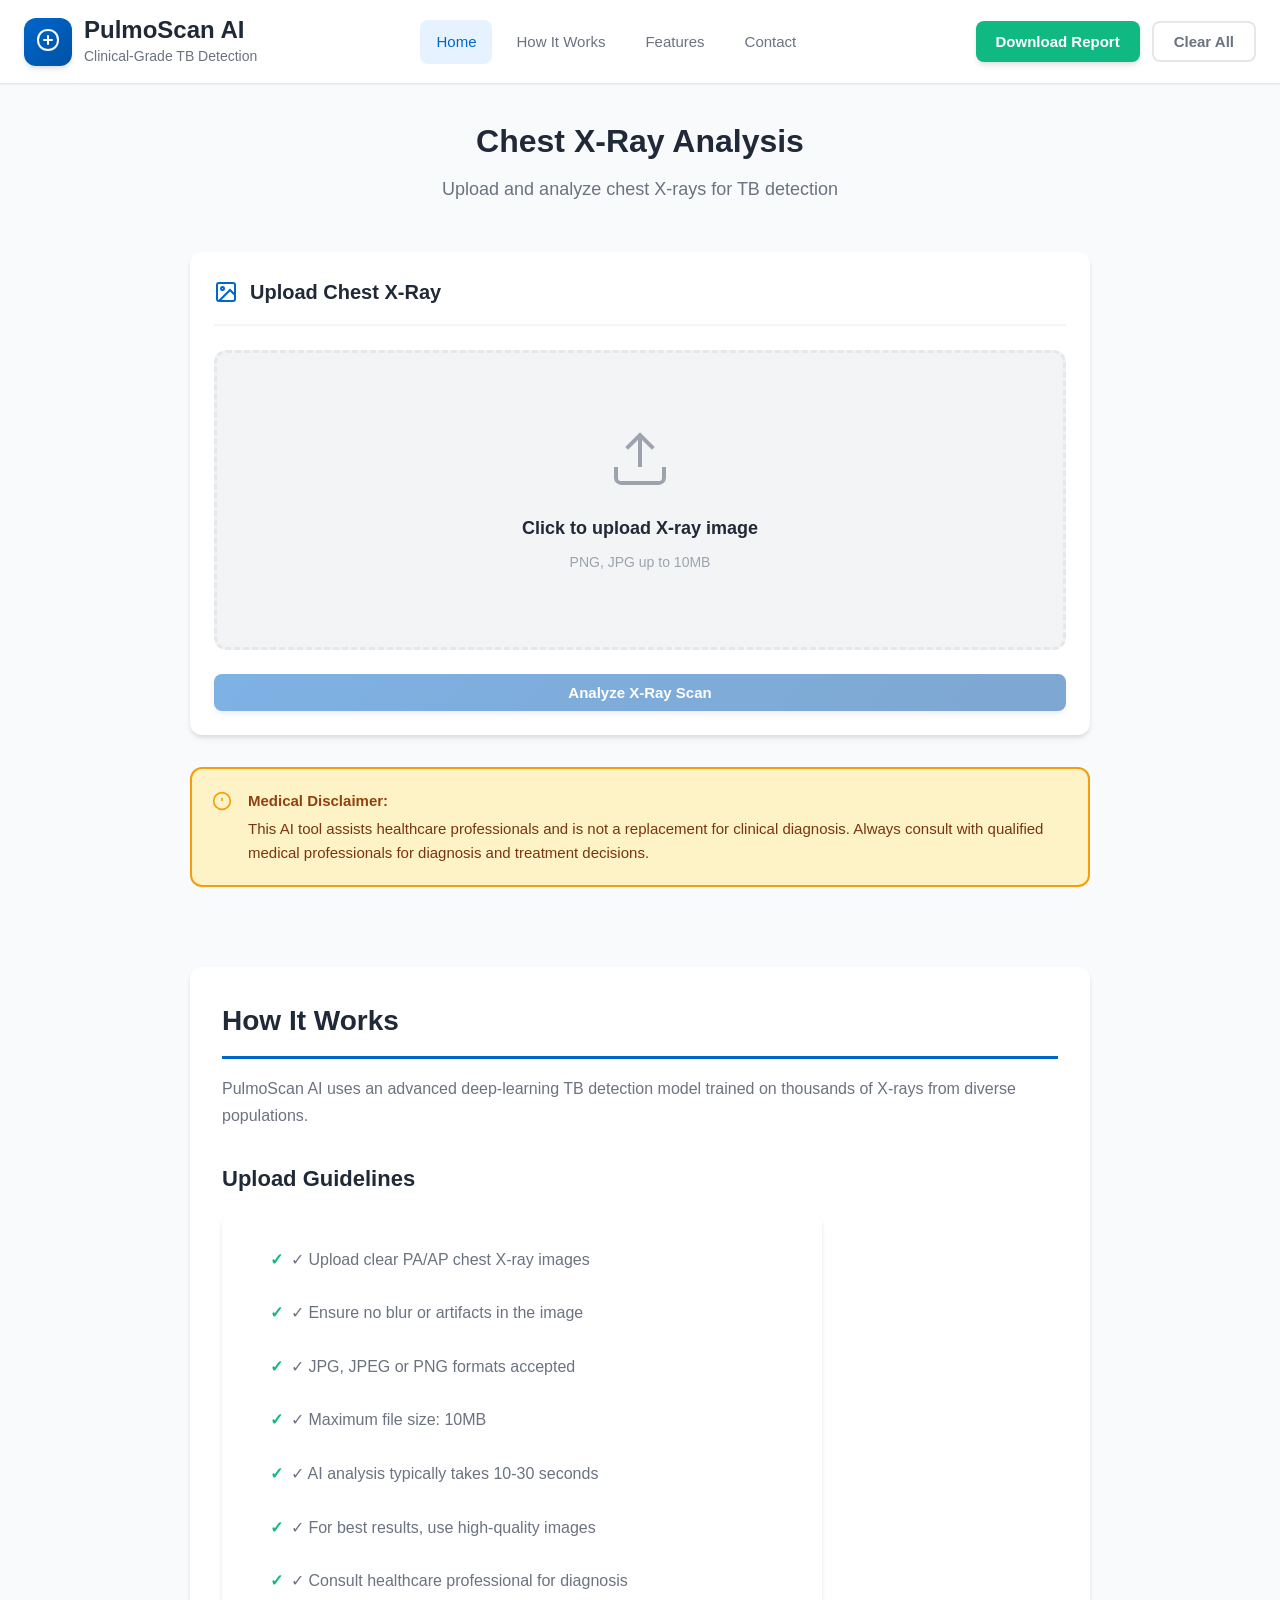
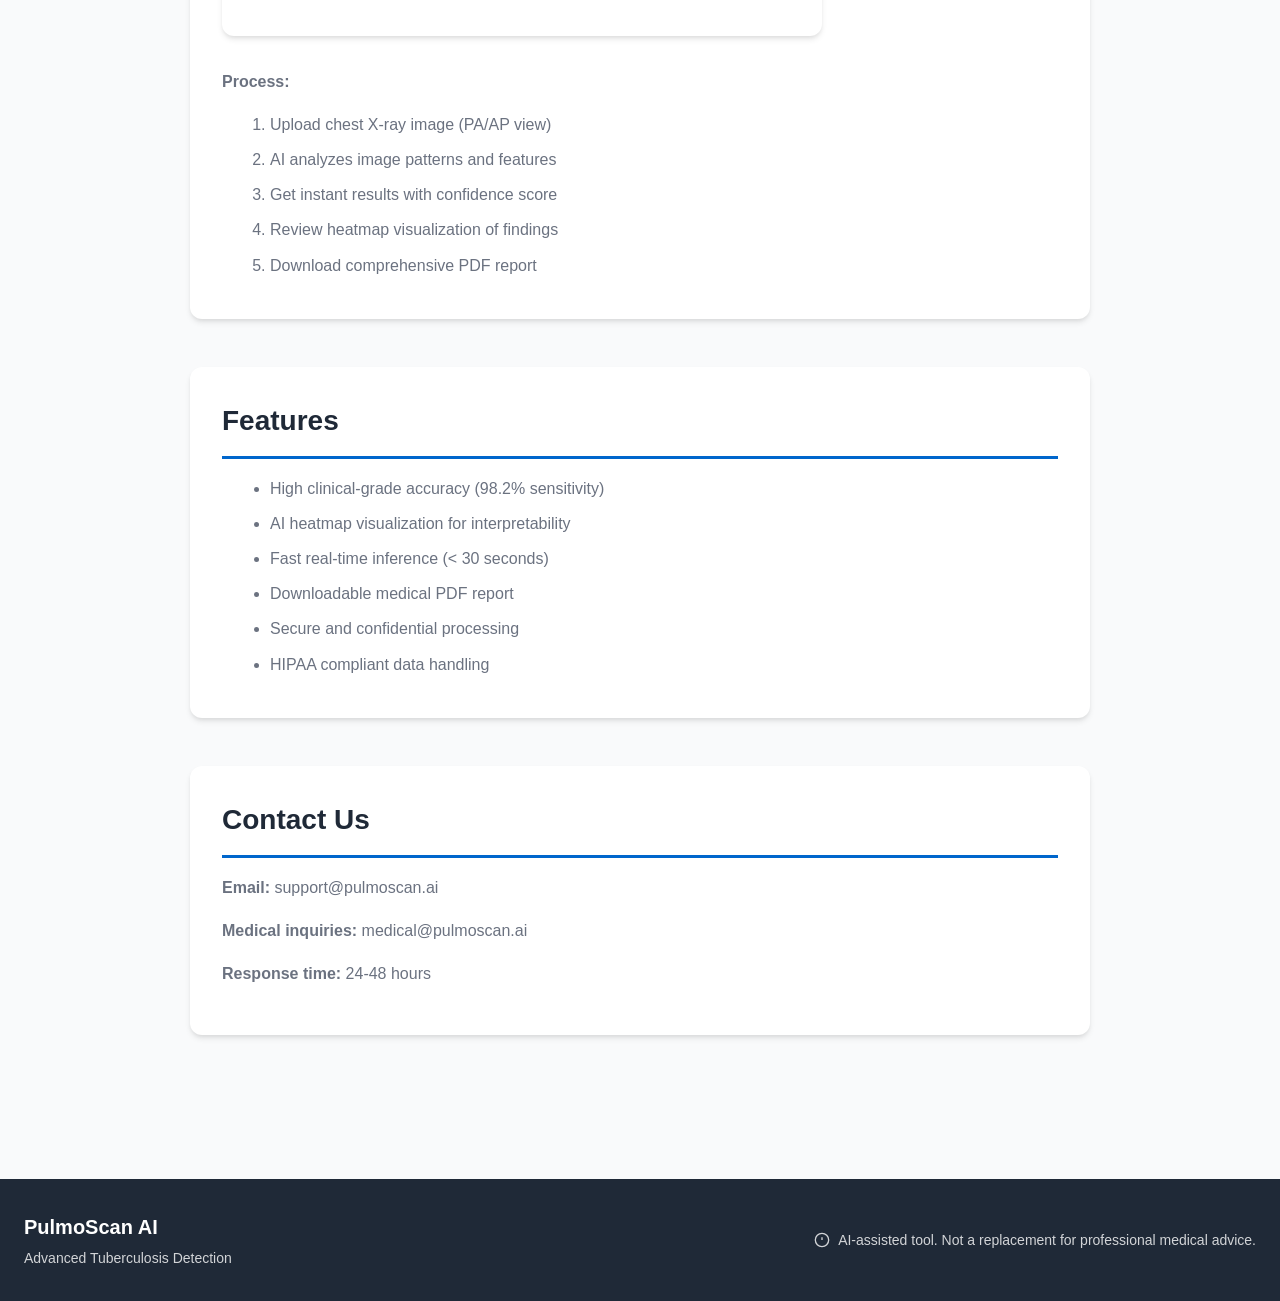
<file: frontend/index.html>
<!DOCTYPE html>
<html lang="en">
<head>
  <meta charset="UTF-8" />
  <meta name="viewport" content="width=device-width, initial-scale=1.0" />
  <title>PulmoScan AI - TB Detection</title>
  <link rel="stylesheet" href="style.css" />
</head>

<body>

<div id="app">

<!-- HEADER -->
<header class="header">
  <div class="header-content">

    <!-- Brand -->
    <div class="brand">
      <div class="brand-logo">
        <svg width="40" height="40" viewBox="0 0 40 40" fill="none">
          <path d="M20 8C14 8 10 12 10 18s4 10 10 10 10-4 10-10S26 8 20 8z"
            stroke="currentColor" stroke-width="2" fill="none"/>
          <path d="M20 14v8M16 18h8"
            stroke="currentColor" stroke-width="2" stroke-linecap="round"/>
        </svg>
      </div>
      <div class="brand-text">
        <h1>PulmoScan AI</h1>
        <p class="tagline">Clinical-Grade TB Detection</p>
      </div>
    </div>

    <!-- Navigation -->
    <nav class="navbar">
      <a href="#home" class="nav-link active">Home</a>
      <a href="#how" class="nav-link">How It Works</a>
      <a href="#features" class="nav-link">Features</a>
      <a href="#contact" class="nav-link">Contact</a>
    </nav>

    <!-- Header Buttons -->
    <div class="header-actions">
      <button id="downloadReportBtn" class="btn btn-secondary">
        Download Report
      </button>

      <button id="clearAllBtn" class="btn btn-outline">
        Clear All
      </button>
    </div>

  </div>
</header>

<!-- MAIN -->
<main class="container">

<!-- PAGE HEADER -->
<section id="home" class="page-header">
  <h2>Chest X-Ray Analysis</h2>
  <p class="page-subtitle">Upload and analyze chest X-rays for TB detection</p>
</section>

<!-- MAIN GRID LAYOUT -->
<div class="main-grid">

  <!-- MAIN CONTENT -->
  <section class="results-section">
    <!-- PRIMARY X-RAY SCAN CARD -->
    <div class="card upload-card">

      <div class="card-header">
        <svg width="24" height="24" viewBox="0 0 24 24" fill="none" stroke="currentColor" stroke-width="2">
          <rect x="3" y="3" width="18" height="18" rx="2" ry="2"/>
          <circle cx="8.5" cy="8.5" r="1.5"/>
          <polyline points="21 15 16 10 5 21"/>
        </svg>
        <h3>Upload Chest X-Ray</h3>
      </div>

      <div class="upload-zone" id="uploadZone1">
        <input id="fileInput1" type="file" class="file-input" accept="image/jpeg,image/jpg,image/png" />

        <div id="preview-fileInput1" class="preview-container">
          <div class="upload-placeholder">
            <svg width="64" height="64" fill="none" stroke="currentColor" stroke-width="1.5" viewBox="0 0 24 24">
              <path d="M21 15v4a2 2 0 0 1-2 2H5a2 2 0 0 1-2-2v-4"/>
              <polyline points="17 8 12 3 7 8"/>
              <line x1="12" y1="3" x2="12" y2="15"/>
            </svg>
            <p class="upload-text">Click to upload X-ray image</p>
            <p class="upload-hint">PNG, JPG up to 10MB</p>
          </div>
        </div>
      </div>

      <button id="analyzeBtn1" class="btn btn-primary btn-full" disabled>
        Analyze X-Ray Scan
      </button>
    </div>

    <!-- RESULTS FOR PRIMARY SCAN -->
    <div id="result1" class="result-box"></div>

    <!-- DISCLAIMER -->
    <div class="disclaimer">
      <svg width="20" height="20" viewBox="0 0 24 24" fill="none" stroke="currentColor" stroke-width="2">
        <circle cx="12" cy="12" r="10"/>
        <line x1="12" y1="8" x2="12" y2="12"/>
        <line x1="12" y1="16" x2="12.01" y2="16"/>
      </svg>
      <div>
        <strong>Medical Disclaimer:</strong>
        This AI tool assists healthcare professionals and is not a replacement for clinical diagnosis. 
        Always consult with qualified medical professionals for diagnosis and treatment decisions.
      </div>
    </div>
  </section>

</div>

<!-- EXTRA SECTIONS -->
<section id="how" class="info-section">
  <h2>How It Works</h2>
  <p>PulmoScan AI uses an advanced deep-learning TB detection model trained on thousands of X-rays from diverse populations.</p>
  
  <div style="margin-top: 2rem;">
    <h3>Upload Guidelines</h3>
    <div class="card info-card" style="max-width: 600px; margin: 1rem 0;">
      <ul class="guidelines-list">
        <li>✓ Upload clear PA/AP chest X-ray images</li>
        <li>✓ Ensure no blur or artifacts in the image</li>
        <li>✓ JPG, JPEG or PNG formats accepted</li>
        <li>✓ Maximum file size: 10MB</li>
        <li>✓ AI analysis typically takes 10-30 seconds</li>
        <li>✓ For best results, use high-quality images</li>
        <li>✓ Consult healthcare professional for diagnosis</li>
      </ul>
    </div>
  </div>
  
  <div style="margin-top: 2rem;">
    <p><strong>Process:</strong></p>
    <ol style="margin-left: 1.5rem; margin-top: 0.5rem;">
      <li>Upload chest X-ray image (PA/AP view)</li>
      <li>AI analyzes image patterns and features</li>
      <li>Get instant results with confidence score</li>
      <li>Review heatmap visualization of findings</li>
      <li>Download comprehensive PDF report</li>
    </ol>
  </div>
</section>

<section id="features" class="info-section">
  <h2>Features</h2>
  <ul style="margin-left: 1.5rem; margin-top: 1rem;">
    <li>High clinical-grade accuracy (98.2% sensitivity)</li>
    <li>AI heatmap visualization for interpretability</li>
    <li>Fast real-time inference (&lt; 30 seconds)</li>
    <li>Downloadable medical PDF report</li>
    <li>Secure and confidential processing</li>
    <li>HIPAA compliant data handling</li>
  </ul>
</section>

<section id="contact" class="info-section">
  <h2>Contact Us</h2>
  <p><strong>Email:</strong> support@pulmoscan.ai</p>
  <p><strong>Medical inquiries:</strong> medical@pulmoscan.ai</p>
  <p><strong>Response time:</strong> 24-48 hours</p>
</section>

</main>

<!-- FOOTER -->
<footer class="footer">
  <div class="footer-content">
    <div>
      <p class="footer-brand">PulmoScan AI</p>
      <p class="footer-text">Advanced Tuberculosis Detection</p>
    </div>
    <div class="footer-disclaimer">
      <svg width="16" height="16" viewBox="0 0 24 24" fill="none" stroke="currentColor" stroke-width="2">
        <circle cx="12" cy="12" r="10"/>
        <line x1="12" y1="8" x2="12" y2="12"/>
        <line x1="12" y1="16" x2="12.01" y2="16"/>
      </svg>
      <span>AI-assisted tool. Not a replacement for professional medical advice.</span>
    </div>
  </div>
</footer>

</div>

<script src="script.js"></script>

</body>
</html>
</file>
<file: frontend/style.css>
/* ============================================================================
   PulmoScan AI - Professional Medical Interface Styles
   Responsive Design for Mobile, Tablet, and Desktop
   ============================================================================ */

/* CSS Variables for Theming */
:root {
  --primary: #0066cc;
  --primary-dark: #0052a3;
  --primary-light: #e6f2ff;
  --secondary: #10b981;
  --secondary-dark: #059669;
  
  --danger: #dc2626;
  --danger-light: #fef2f2;
  --warning: #f59e0b;
  --warning-light: #fef3c7;
  --success: #10b981;
  --success-light: #f0fdf4;
  
  --text-primary: #1f2937;
  --text-secondary: #6b7280;
  --text-light: #9ca3af;
  
  --bg-primary: #ffffff;
  --bg-secondary: #f9fafb;
  --bg-tertiary: #f3f4f6;
  
  --border: #e5e7eb;
  --border-light: #f3f4f6;
  
  --shadow-sm: 0 1px 2px 0 rgba(0, 0, 0, 0.05);
  --shadow-md: 0 4px 6px -1px rgba(0, 0, 0, 0.1), 0 2px 4px -1px rgba(0, 0, 0, 0.06);
  --shadow-lg: 0 10px 15px -3px rgba(0, 0, 0, 0.1), 0 4px 6px -2px rgba(0, 0, 0, 0.05);
  --shadow-xl: 0 20px 25px -5px rgba(0, 0, 0, 0.1), 0 10px 10px -5px rgba(0, 0, 0, 0.04);
  
  --radius-sm: 6px;
  --radius-md: 8px;
  --radius-lg: 12px;
  --radius-xl: 16px;
  
  --transition: all 0.3s cubic-bezier(0.4, 0, 0.2, 1);
}

/* Reset & Base Styles */
* {
  margin: 0;
  padding: 0;
  box-sizing: border-box;
}

html {
  scroll-behavior: smooth;
}

body {
  font-family: -apple-system, BlinkMacSystemFont, 'Segoe UI', 'Roboto', 'Oxygen',
    'Ubuntu', 'Cantarell', 'Fira Sans', 'Droid Sans', 'Helvetica Neue', sans-serif;
  -webkit-font-smoothing: antialiased;
  -moz-osx-font-smoothing: grayscale;
  background-color: var(--bg-secondary);
  color: var(--text-primary);
  line-height: 1.6;
  font-size: 16px;
}

/* ============================================================================
   HEADER
   ============================================================================ */

.header {
  background: var(--bg-primary);
  border-bottom: 1px solid var(--border);
  box-shadow: var(--shadow-sm);
  position: sticky;
  top: 0;
  z-index: 1000;
}

.header-content {
  max-width: 1400px;
  margin: 0 auto;
  padding: 1rem 1.5rem;
  display: flex;
  align-items: center;
  justify-content: space-between;
  gap: 2rem;
  flex-wrap: wrap;
}

/* Brand */
.brand {
  display: flex;
  align-items: center;
  gap: 0.75rem;
  flex-shrink: 0;
}

.brand-logo {
  width: 48px;
  height: 48px;
  background: linear-gradient(135deg, var(--primary) 0%, var(--primary-dark) 100%);
  border-radius: var(--radius-lg);
  display: flex;
  align-items: center;
  justify-content: center;
  color: white;
  box-shadow: var(--shadow-md);
}

.brand-text h1 {
  font-size: 1.5rem;
  font-weight: 700;
  color: var(--text-primary);
  line-height: 1.2;
}

.tagline {
  font-size: 0.875rem;
  color: var(--text-secondary);
  font-weight: 400;
}

/* Navigation */
.navbar {
  display: flex;
  gap: 0.5rem;
  flex-wrap: wrap;
}

.nav-link {
  padding: 0.625rem 1rem;
  text-decoration: none;
  color: var(--text-secondary);
  font-weight: 500;
  font-size: 0.9375rem;
  border-radius: var(--radius-md);
  transition: var(--transition);
  white-space: nowrap;
}

.nav-link:hover {
  color: var(--primary);
  background: var(--primary-light);
}

.nav-link.active {
  color: var(--primary);
  background: var(--primary-light);
}

/* Header Actions */
.header-actions {
  display: flex;
  gap: 0.75rem;
  flex-wrap: wrap;
}

/* ============================================================================
   BUTTONS
   ============================================================================ */

.btn {
  padding: 0.625rem 1.25rem;
  border: none;
  border-radius: var(--radius-md);
  font-weight: 600;
  font-size: 0.9375rem;
  cursor: pointer;
  transition: var(--transition);
  white-space: nowrap;
  display: inline-flex;
  align-items: center;
  justify-content: center;
  gap: 0.5rem;
}

.btn:disabled {
  opacity: 0.5;
  cursor: not-allowed;
}

.btn-primary {
  background: linear-gradient(135deg, var(--primary) 0%, var(--primary-dark) 100%);
  color: white;
  box-shadow: var(--shadow-md);
}

.btn-primary:hover:not(:disabled) {
  transform: translateY(-2px);
  box-shadow: var(--shadow-lg);
}

.btn-primary:active:not(:disabled) {
  transform: translateY(0);
}

.btn-secondary {
  background: var(--secondary);
  color: white;
  box-shadow: var(--shadow-md);
}

.btn-secondary:hover:not(:disabled) {
  background: var(--secondary-dark);
  transform: translateY(-2px);
  box-shadow: var(--shadow-lg);
}

.btn-outline {
  background: transparent;
  color: var(--text-secondary);
  border: 2px solid var(--border);
}

.btn-outline:hover:not(:disabled) {
  border-color: var(--primary);
  color: var(--primary);
  background: var(--primary-light);
}

.btn-full {
  width: 100%;
}

.retry-btn {
  margin-top: 1rem;
  padding: 0.75rem 1.5rem;
  background: var(--primary);
  color: white;
  border: none;
  border-radius: var(--radius-md);
  font-weight: 600;
  cursor: pointer;
  transition: var(--transition);
}

.retry-btn:hover {
  background: var(--primary-dark);
  transform: translateY(-2px);
  box-shadow: var(--shadow-md);
}

/* ============================================================================
   CONTAINER & LAYOUT
   ============================================================================ */

.container {
  max-width: 1400px;
  margin: 0 auto;
  padding: 2rem 1.5rem;
}

.page-header {
  text-align: center;
  margin-bottom: 3rem;
}

.page-header h2 {
  font-size: 2rem;
  font-weight: 700;
  color: var(--text-primary);
  margin-bottom: 0.5rem;
}

.page-subtitle {
  font-size: 1.125rem;
  color: var(--text-secondary);
}

.main-grid {
  display: grid;
  gap: 2rem;
  margin-bottom: 3rem;
}

.results-section {
  max-width: 900px;
  margin: 0 auto;
  width: 100%;
}

/* ============================================================================
   CARDS
   ============================================================================ */

.card {
  background: var(--bg-primary);
  border-radius: var(--radius-lg);
  box-shadow: var(--shadow-md);
  padding: 1.5rem;
  transition: var(--transition);
}

.card:hover {
  box-shadow: var(--shadow-lg);
}

.card-header {
  display: flex;
  align-items: center;
  gap: 0.75rem;
  margin-bottom: 1.25rem;
  padding-bottom: 1rem;
  border-bottom: 2px solid var(--border-light);
}

.card-header svg {
  color: var(--primary);
  flex-shrink: 0;
}

.card-header h3 {
  font-size: 1.25rem;
  font-weight: 700;
  color: var(--text-primary);
}

.info-card {
  background: var(--bg-primary);
}

.upload-card {
  margin-bottom: 2rem;
}

/* ============================================================================
   UPLOAD ZONE
   ============================================================================ */

.upload-zone {
  margin: 1.5rem 0;
  cursor: pointer;
  border-radius: var(--radius-lg);
  overflow: hidden;
  transition: var(--transition);
}

.upload-zone:hover {
  transform: translateY(-2px);
}

.file-input {
  display: none;
}

.preview-container {
  min-height: 300px;
  display: flex;
  align-items: center;
  justify-content: center;
  background: var(--bg-tertiary);
  border: 3px dashed var(--border);
  border-radius: var(--radius-lg);
  padding: 2rem;
  transition: var(--transition);
}

.preview-container:hover {
  border-color: var(--primary);
  background: var(--primary-light);
}

.preview-container.has-image {
  background: var(--bg-primary);
  border-style: solid;
  border-color: var(--primary);
  padding: 0;
}

.preview-container img {
  max-width: 100%;
  max-height: 400px;
  object-fit: contain;
  border-radius: var(--radius-md);
}

.upload-placeholder {
  text-align: center;
  color: var(--text-secondary);
}

.upload-placeholder svg {
  margin: 0 auto 1rem;
  color: var(--text-light);
}

.upload-text {
  font-size: 1.125rem;
  font-weight: 600;
  color: var(--text-primary);
  margin-bottom: 0.5rem;
}

.upload-hint {
  font-size: 0.875rem;
  color: var(--text-light);
}

/* ============================================================================
   RESULTS & PREDICTIONS
   ============================================================================ */

.result-box {
  display: none;
}

.result-box.active {
  display: block;
  animation: fadeInUp 0.5s ease;
}

@keyframes fadeInUp {
  from {
    opacity: 0;
    transform: translateY(20px);
  }
  to {
    opacity: 1;
    transform: translateY(0);
  }
}

.prediction-header {
  text-align: center;
  padding: 2rem;
  border-radius: var(--radius-lg) var(--radius-lg) 0 0;
  margin: -1.5rem -1.5rem 1.5rem;
}

.status-positive {
  background: linear-gradient(135deg, var(--danger-light) 0%, #fee2e2 100%);
  border-bottom: 3px solid var(--danger);
}

.status-negative {
  background: linear-gradient(135deg, var(--success-light) 0%, #dcfce7 100%);
  border-bottom: 3px solid var(--success);
}

.status-icon {
  font-size: 3rem;
  margin-bottom: 1rem;
}

.prediction-header h3 {
  font-size: 1.5rem;
  font-weight: 700;
  margin-bottom: 0.75rem;
}

.status-positive h3 {
  color: var(--danger);
}

.status-negative h3 {
  color: var(--success);
}

.confidence {
  font-size: 1rem;
  color: var(--text-secondary);
}

.confidence strong {
  font-size: 1.25rem;
  color: var(--text-primary);
}

/* ============================================================================
   SEVERITY SECTION
   ============================================================================ */

.severity-section {
  margin: 1.5rem 0;
  padding: 1.5rem;
  background: var(--bg-secondary);
  border-radius: var(--radius-lg);
}

.severity-bar-wrapper {
  margin-bottom: 1.5rem;
}

.severity-bar {
  height: 40px;
  background: var(--bg-tertiary);
  border-radius: var(--radius-lg);
  overflow: hidden;
  position: relative;
  box-shadow: inset 0 2px 4px rgba(0, 0, 0, 0.1);
}

.severity-fill {
  height: 100%;
  transition: width 1s ease;
  position: relative;
}

.severity-mild .severity-fill {
  background: linear-gradient(90deg, #fbbf24 0%, #f59e0b 100%);
}

.severity-moderate .severity-fill {
  background: linear-gradient(90deg, #f59e0b 0%, #f97316 100%);
}

.severity-severe .severity-fill {
  background: linear-gradient(90deg, #f97316 0%, #dc2626 100%);
}

.severity-labels {
  display: flex;
  justify-content: space-between;
  margin-top: 0.5rem;
  font-size: 0.875rem;
  color: var(--text-secondary);
}

.severity-meta {
  display: flex;
  justify-content: space-between;
  align-items: center;
  flex-wrap: wrap;
  gap: 1rem;
}

.severity-category {
  font-size: 1.125rem;
  font-weight: 700;
  color: var(--text-primary);
}

.severity-details {
  display: flex;
  gap: 1.5rem;
  font-size: 0.9375rem;
  color: var(--text-secondary);
}

.severity-details strong {
  color: var(--text-primary);
}

/* ============================================================================
   PRECAUTIONS & RECOMMENDATIONS
   ============================================================================ */

.precaution-section {
  margin: 1.5rem 0;
  padding: 1.5rem;
  background: var(--bg-secondary);
  border-left: 4px solid var(--primary);
  border-radius: var(--radius-md);
}

.precaution-section h4 {
  display: flex;
  align-items: center;
  gap: 0.5rem;
  font-size: 1.125rem;
  font-weight: 700;
  color: var(--text-primary);
  margin-bottom: 1rem;
}

.precaution-section h4 svg {
  color: var(--primary);
}

.precaution-recommendation {
  margin-bottom: 1.5rem;
  color: var(--text-secondary);
  line-height: 1.7;
}

.precaution-list h5 {
  font-size: 1rem;
  font-weight: 600;
  color: var(--text-primary);
  margin-bottom: 0.75rem;
}

.precaution-list ul {
  list-style: none;
  padding: 0;
}

.precaution-list li {
  padding: 0.5rem 0;
  color: var(--text-secondary);
  line-height: 1.6;
}

/* ============================================================================
   HEATMAP SECTION
   ============================================================================ */

.heatmap-section {
  margin: 1.5rem 0;
  padding: 1.5rem;
  background: var(--bg-secondary);
  border-radius: var(--radius-lg);
}

.heatmap-section h4 {
  display: flex;
  align-items: center;
  gap: 0.5rem;
  font-size: 1.125rem;
  font-weight: 700;
  color: var(--text-primary);
  margin-bottom: 0.75rem;
}

.heatmap-section h4 svg {
  color: var(--primary);
}

.heatmap-description {
  margin-bottom: 1.5rem;
  color: var(--text-secondary);
  line-height: 1.7;
}

.heatmap-image {
  width: 100%;
  max-height: 500px;
  object-fit: contain;
  border-radius: var(--radius-md);
  box-shadow: var(--shadow-lg);
}

/* ============================================================================
   DISCLAIMER
   ============================================================================ */

.disclaimer {
  display: flex;
  gap: 1rem;
  align-items: flex-start;
  padding: 1.25rem;
  background: var(--warning-light);
  border: 2px solid var(--warning);
  border-radius: var(--radius-lg);
  margin: 2rem 0;
}

.disclaimer svg {
  color: var(--warning);
  flex-shrink: 0;
  margin-top: 0.125rem;
}

.disclaimer strong {
  color: #92400e;
  display: block;
  margin-bottom: 0.25rem;
}

.disclaimer div {
  color: #78350f;
  line-height: 1.6;
  font-size: 0.9375rem;
}

/* ============================================================================
   LOADING & ERROR STATES
   ============================================================================ */

.loading {
  text-align: center;
  padding: 3rem 2rem;
}

.spinner {
  width: 50px;
  height: 50px;
  border: 4px solid var(--border-light);
  border-top-color: var(--primary);
  border-radius: 50%;
  animation: spin 1s linear infinite;
  margin: 0 auto 1.5rem;
}

@keyframes spin {
  to { transform: rotate(360deg); }
}

.loading p {
  font-size: 1.125rem;
  font-weight: 600;
  color: var(--text-primary);
  margin-bottom: 0.5rem;
}

.error-box {
  text-align: center;
  padding: 3rem 2rem;
}

.error-box h3 {
  font-size: 1.5rem;
  color: var(--danger);
  margin-bottom: 1rem;
}

.error-box p {
  color: var(--text-secondary);
  margin-bottom: 1.5rem;
}

/* ============================================================================
   GUIDELINES LIST
   ============================================================================ */

.guidelines-list {
  list-style: none;
  padding: 0;
}

.guidelines-list li {
  padding: 0.625rem 0;
  color: var(--text-secondary);
  display: flex;
  align-items: flex-start;
  gap: 0.5rem;
  line-height: 1.6;
}

.guidelines-list li::before {
  content: "✓";
  color: var(--success);
  font-weight: bold;
  flex-shrink: 0;
}

/* ============================================================================
   INFO SECTIONS
   ============================================================================ */

.info-section {
  max-width: 900px;
  margin: 0 auto 3rem;
  padding: 2rem;
  background: var(--bg-primary);
  border-radius: var(--radius-lg);
  box-shadow: var(--shadow-md);
}

.info-section h2 {
  font-size: 1.75rem;
  font-weight: 700;
  color: var(--text-primary);
  margin-bottom: 1rem;
  padding-bottom: 0.75rem;
  border-bottom: 3px solid var(--primary);
}

.info-section h3 {
  font-size: 1.375rem;
  font-weight: 600;
  color: var(--text-primary);
  margin: 1.5rem 0 1rem;
}

.info-section p {
  color: var(--text-secondary);
  line-height: 1.7;
  margin-bottom: 1rem;
}

.info-section ul,
.info-section ol {
  color: var(--text-secondary);
  line-height: 1.7;
  padding-left: 1.5rem;
}

.info-section li {
  margin-bottom: 0.5rem;
}

/* ============================================================================
   FOOTER
   ============================================================================ */

.footer {
  background: var(--text-primary);
  color: white;
  margin-top: 4rem;
}

.footer-content {
  max-width: 1400px;
  margin: 0 auto;
  padding: 2rem 1.5rem;
  display: flex;
  justify-content: space-between;
  align-items: center;
  gap: 2rem;
  flex-wrap: wrap;
}

.footer-brand {
  font-size: 1.25rem;
  font-weight: 700;
  margin-bottom: 0.25rem;
}

.footer-text {
  font-size: 0.875rem;
  opacity: 0.8;
}

.footer-disclaimer {
  display: flex;
  align-items: center;
  gap: 0.5rem;
  font-size: 0.875rem;
  opacity: 0.8;
}

/* ============================================================================
   RESPONSIVE DESIGN
   ============================================================================ */

/* Tablet (768px and below) */
@media (max-width: 768px) {
  .header-content {
    padding: 1rem;
    gap: 1rem;
  }
  
  .brand-text h1 {
    font-size: 1.25rem;
  }
  
  .tagline {
    font-size: 0.75rem;
  }
  
  .navbar {
    width: 100%;
    order: 3;
    justify-content: center;
  }
  
  .nav-link {
    padding: 0.5rem 0.75rem;
    font-size: 0.875rem;
  }
  
  .header-actions {
    gap: 0.5rem;
  }
  
  .btn {
    padding: 0.5rem 1rem;
    font-size: 0.875rem;
  }
  
  .container {
    padding: 1.5rem 1rem;
  }
  
  .page-header h2 {
    font-size: 1.5rem;
  }
  
  .page-subtitle {
    font-size: 1rem;
  }
  
  .card {
    padding: 1.25rem;
  }
  
  .prediction-header {
    padding: 1.5rem;
  }
  
  .status-icon {
    font-size: 2.5rem;
  }
  
  .prediction-header h3 {
    font-size: 1.25rem;
  }
  
  .severity-meta {
    flex-direction: column;
    align-items: flex-start;
  }
  
  .info-section {
    padding: 1.5rem;
  }
  
  .info-section h2 {
    font-size: 1.5rem;
  }
  
  .footer-content {
    flex-direction: column;
    text-align: center;
  }
}

/* Mobile (480px and below) */
@media (max-width: 480px) {
  .brand-logo {
    width: 40px;
    height: 40px;
  }
  
  .brand-text h1 {
    font-size: 1.125rem;
  }
  
  .navbar {
    gap: 0.25rem;
  }
  
  .nav-link {
    padding: 0.5rem 0.625rem;
    font-size: 0.8125rem;
  }
  
  .header-actions {
    width: 100%;
    justify-content: stretch;
  }
  
  .header-actions .btn {
    flex: 1;
  }
  
  .container {
    padding: 1rem;
  }
  
  .page-header {
    margin-bottom: 2rem;
  }
  
  .page-header h2 {
    font-size: 1.375rem;
  }
  
  .page-subtitle {
    font-size: 0.9375rem;
  }
  
  .card {
    padding: 1rem;
    border-radius: var(--radius-md);
  }
  
  .card-header h3 {
    font-size: 1.125rem;
  }
  
  .preview-container {
    min-height: 250px;
    padding: 1.5rem;
  }
  
  .upload-text {
    font-size: 1rem;
  }
  
  .prediction-header {
    padding: 1.25rem;
    margin: -1rem -1rem 1rem;
  }
  
  .status-icon {
    font-size: 2rem;
  }
  
  .prediction-header h3 {
    font-size: 1.125rem;
  }
  
  .severity-section,
  .precaution-section,
  .heatmap-section {
    padding: 1rem;
  }
  
  .severity-bar {
    height: 32px;
  }
  
  .severity-details {
    flex-direction: column;
    gap: 0.5rem;
  }
  
  .info-section {
    padding: 1.25rem;
  }
  
  .info-section h2 {
    font-size: 1.375rem;
  }
  
  .disclaimer {
    padding: 1rem;
    flex-direction: column;
    gap: 0.75rem;
  }
}

/* Large Desktop (1400px and above) */
@media (min-width: 1400px) {
  .container {
    padding: 3rem 2rem;
  }
  
  .page-header h2 {
    font-size: 2.25rem;
  }
  
  .page-subtitle {
    font-size: 1.25rem;
  }
}
</file>
